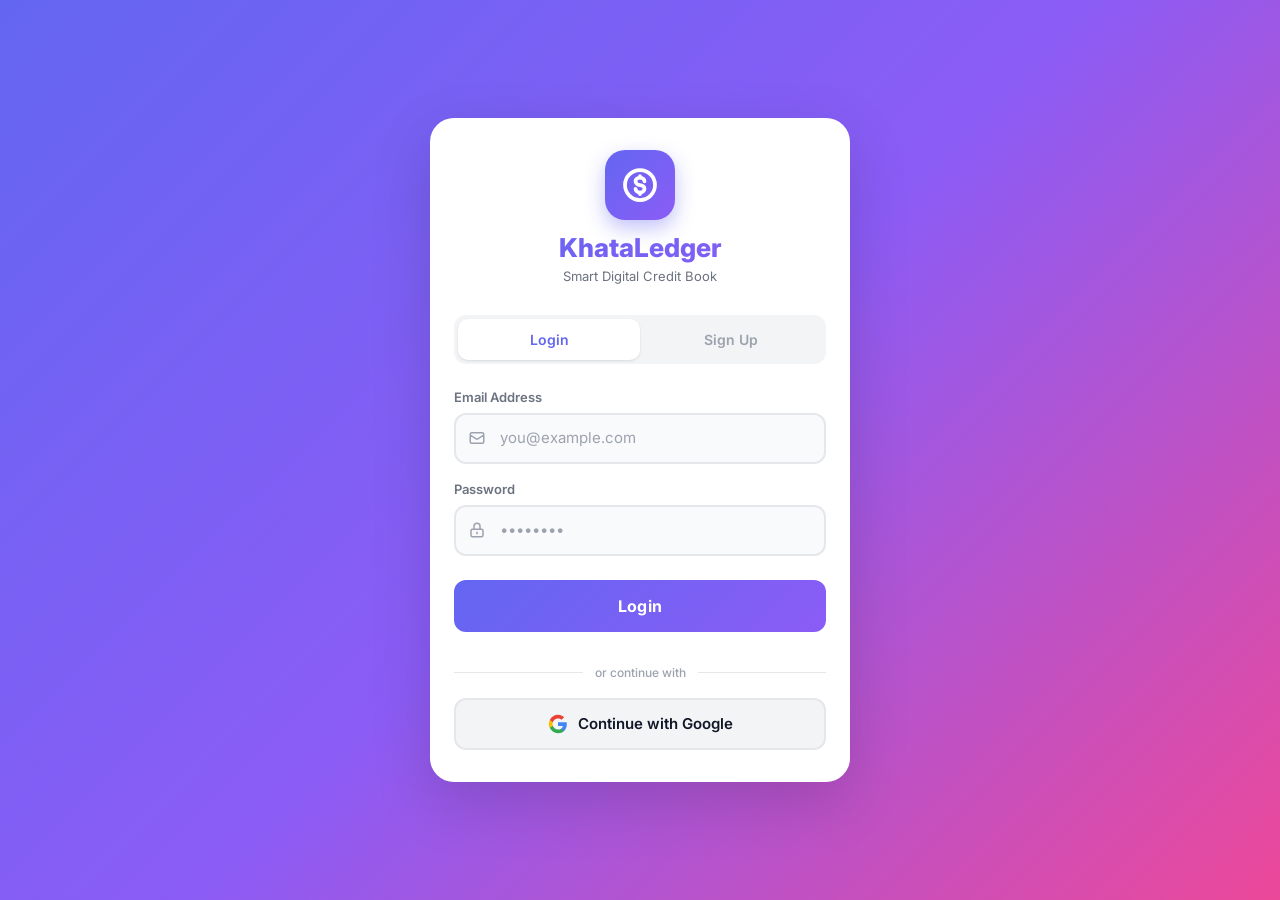
<file: index.html>
<!DOCTYPE html>
<html lang="en">
<head>
  <meta charset="UTF-8">
  <meta name="viewport" content="width=device-width, initial-scale=1.0, maximum-scale=1.0, user-scalable=no">
  <meta name="theme-color" content="#6366F1">
  <meta name="apple-mobile-web-app-capable" content="yes">
  <meta name="apple-mobile-web-app-status-bar-style" content="default">
  <title>KhataLedger - Smart Credit Book</title>
  <meta name="description" content="Digital credit ledger for small businesses. Track money given and received easily.">
  <link rel="manifest" href="manifest.json">
  <link rel="apple-touch-icon" href="assets/icons/icon-192.png">
  <!-- Bootstrap 5 -->
  <link href="https://cdn.jsdelivr.net/npm/bootstrap@5.3.2/dist/css/bootstrap.min.css" rel="stylesheet">
  <link rel="stylesheet" href="assets/css/style.css">
</head>
<body>

<div class="auth-page" id="auth-page">
  <div class="auth-card">

    <!-- Logo -->
    <div class="auth-logo">
      <div class="auth-logo-icon">
        <svg viewBox="0 0 24 24" fill="none" stroke="currentColor" stroke-width="2.5">
          <path stroke-linecap="round" stroke-linejoin="round" d="M12 2C6.477 2 2 6.477 2 12s4.477 10 10 10 10-4.477 10-10S17.523 2 12 2z"/>
          <path stroke-linecap="round" stroke-linejoin="round" d="M15 9.5c0-1.38-1.343-2.5-3-2.5S9 8.12 9 9.5s1.343 2.5 3 2.5 3 1.12 3 2.5-1.343 2.5-3 2.5-3-1.12-3-2.5M12 7V6m0 12v-1"/>
        </svg>
      </div>
      <h1>KhataLedger</h1>
      <p>Smart Digital Credit Book</p>
    </div>

    <!-- Tabs -->
    <div class="auth-tabs">
      <button class="auth-tab active" onclick="switchTab('login')">Login</button>
      <button class="auth-tab" onclick="switchTab('signup')">Sign Up</button>
    </div>

    <!-- Login Form -->
    <div id="login-form">
      <div class="mb-3">
        <label class="form-label">Email Address</label>
        <div class="input-group-icon">
          <svg class="input-icon" viewBox="0 0 24 24" fill="none" stroke="currentColor" stroke-width="2">
            <path stroke-linecap="round" stroke-linejoin="round" d="M3 8l7.89 5.26a2 2 0 002.22 0L21 8M5 19h14a2 2 0 002-2V7a2 2 0 00-2-2H5a2 2 0 00-2 2v10a2 2 0 002 2z"/>
          </svg>
          <input type="email" id="login-email" class="form-input" placeholder="you@example.com" autocomplete="email">
        </div>
      </div>
      <div class="mb-4">
        <label class="form-label">Password</label>
        <div class="input-group-icon">
          <svg class="input-icon" viewBox="0 0 24 24" fill="none" stroke="currentColor" stroke-width="2">
            <path stroke-linecap="round" stroke-linejoin="round" d="M12 15v2m-6 4h12a2 2 0 002-2v-6a2 2 0 00-2-2H6a2 2 0 00-2 2v6a2 2 0 002 2zm10-10V7a4 4 0 00-8 0v4h8z"/>
          </svg>
          <input type="password" id="login-password" class="form-input" placeholder="••••••••" autocomplete="current-password">
        </div>
      </div>
      <button class="btn-primary mb-3" onclick="doLogin()">Login</button>
      <div class="divider">
        <div class="divider-line"></div>
        <span class="divider-text">or continue with</span>
        <div class="divider-line"></div>
      </div>
      <button class="btn-google" onclick="doGoogleSignIn()">
        <svg width="20" height="20" viewBox="0 0 24 24">
          <path fill="#4285F4" d="M22.56 12.25c0-.78-.07-1.53-.2-2.25H12v4.26h5.92c-.26 1.37-1.04 2.53-2.21 3.31v2.77h3.57c2.08-1.92 3.28-4.74 3.28-8.09z"/>
          <path fill="#34A853" d="M12 23c2.97 0 5.46-.98 7.28-2.66l-3.57-2.77c-.98.66-2.23 1.06-3.71 1.06-2.86 0-5.29-1.93-6.16-4.53H2.18v2.84C3.99 20.53 7.7 23 12 23z"/>
          <path fill="#FBBC05" d="M5.84 14.09c-.22-.66-.35-1.36-.35-2.09s.13-1.43.35-2.09V7.07H2.18C1.43 8.55 1 10.22 1 12s.43 3.45 1.18 4.93l2.85-2.22.81-.62z"/>
          <path fill="#EA4335" d="M12 5.38c1.62 0 3.06.56 4.21 1.64l3.15-3.15C17.45 2.09 14.97 1 12 1 7.7 1 3.99 3.47 2.18 7.07l3.66 2.84c.87-2.6 3.3-4.53 6.16-4.53z"/>
        </svg>
        Continue with Google
      </button>
    </div>

    <!-- Signup Form -->
    <div id="signup-form" class="hidden">
      <div class="mb-3">
        <label class="form-label">Your Name</label>
        <div class="input-group-icon">
          <svg class="input-icon" viewBox="0 0 24 24" fill="none" stroke="currentColor" stroke-width="2">
            <path stroke-linecap="round" stroke-linejoin="round" d="M16 7a4 4 0 11-8 0 4 4 0 018 0zM12 14a7 7 0 00-7 7h14a7 7 0 00-7-7z"/>
          </svg>
          <input type="text" id="signup-name" class="form-input" placeholder="Enter your name here" autocomplete="name">
        </div>
      </div>
      <div class="mb-3">
        <label class="form-label">Business Name <span style="color:var(--text-muted);font-weight:400">(optional)</span></label>
        <div class="input-group-icon">
          <svg class="input-icon" viewBox="0 0 24 24" fill="none" stroke="currentColor" stroke-width="2">
            <path stroke-linecap="round" stroke-linejoin="round" d="M19 21V5a2 2 0 00-2-2H7a2 2 0 00-2 2v16m14 0h2m-2 0h-5m-9 0H3m2 0h5M9 7h1m-1 4h1m4-4h1m-1 4h1m-5 10v-5a1 1 0 011-1h2a1 1 0 011 1v5m-4 0h4"/>
          </svg>
          <input type="text" id="signup-business" class="form-input" placeholder="Ramesh General Store">
        </div>
      </div>
      <div class="mb-3">
        <label class="form-label">Email Address</label>
        <div class="input-group-icon">
          <svg class="input-icon" viewBox="0 0 24 24" fill="none" stroke="currentColor" stroke-width="2">
            <path stroke-linecap="round" stroke-linejoin="round" d="M3 8l7.89 5.26a2 2 0 002.22 0L21 8M5 19h14a2 2 0 002-2V7a2 2 0 00-2-2H5a2 2 0 00-2 2v10a2 2 0 002 2z"/>
          </svg>
          <input type="email" id="signup-email" class="form-input" placeholder="you@example.com" autocomplete="email">
        </div>
      </div>
      <div class="mb-4">
        <label class="form-label">Password</label>
        <div class="input-group-icon">
          <svg class="input-icon" viewBox="0 0 24 24" fill="none" stroke="currentColor" stroke-width="2">
            <path stroke-linecap="round" stroke-linejoin="round" d="M12 15v2m-6 4h12a2 2 0 002-2v-6a2 2 0 00-2-2H6a2 2 0 00-2 2v6a2 2 0 002 2zm10-10V7a4 4 0 00-8 0v4h8z"/>
          </svg>
          <input type="password" id="signup-password" class="form-input" placeholder="Min 6 characters" autocomplete="new-password">
        </div>
      </div>
      <button class="btn-primary mb-3" onclick="doSignup()">Create Account</button>
      <div class="divider">
        <div class="divider-line"></div>
        <span class="divider-text">or continue with</span>
        <div class="divider-line"></div>
      </div>
      <button class="btn-google" onclick="doGoogleSignIn()">
        <svg width="20" height="20" viewBox="0 0 24 24">
          <path fill="#4285F4" d="M22.56 12.25c0-.78-.07-1.53-.2-2.25H12v4.26h5.92c-.26 1.37-1.04 2.53-2.21 3.31v2.77h3.57c2.08-1.92 3.28-4.74 3.28-8.09z"/>
          <path fill="#34A853" d="M12 23c2.97 0 5.46-.98 7.28-2.66l-3.57-2.77c-.98.66-2.23 1.06-3.71 1.06-2.86 0-5.29-1.93-6.16-4.53H2.18v2.84C3.99 20.53 7.7 23 12 23z"/>
          <path fill="#FBBC05" d="M5.84 14.09c-.22-.66-.35-1.36-.35-2.09s.13-1.43.35-2.09V7.07H2.18C1.43 8.55 1 10.22 1 12s.43 3.45 1.18 4.93l2.85-2.22.81-.62z"/>
          <path fill="#EA4335" d="M12 5.38c1.62 0 3.06.56 4.21 1.64l3.15-3.15C17.45 2.09 14.97 1 12 1 7.7 1 3.99 3.47 2.18 7.07l3.66 2.84c.87-2.6 3.3-4.53 6.16-4.53z"/>
        </svg>
        Continue with Google
      </button>
    </div>

  </div>
</div>

<!-- Scripts -->
<script src="assets/js/app.js"></script>
<script src="assets/js/customers.js"></script>
<script src="assets/js/auth.js"></script>
<script>
  // Redirect if already logged in
  Auth.redirectIfLoggedIn();

  function switchTab(tab) {
    const tabs = document.querySelectorAll('.auth-tab');
    tabs.forEach((t, i) => t.classList.toggle('active', (i === 0) === (tab === 'login')));
    document.getElementById('login-form').classList.toggle('hidden', tab !== 'login');
    document.getElementById('signup-form').classList.toggle('hidden', tab !== 'signup');
  }

  function doLogin() {
    const email = document.getElementById('login-email').value;
    const password = document.getElementById('login-password').value;
    if (!email || !password) { showToast('Please fill in all fields', 'error'); return; }
    const result = Auth.login(email, password);
    if (result.success) {
      showToast('Welcome back! 👋', 'success');
      setTimeout(() => window.location.href = 'customers.html', 800);
    } else {
      showToast(result.message, 'error');
    }
  }

  function doSignup() {
    const name = document.getElementById('signup-name').value;
    const business = document.getElementById('signup-business').value;
    const email = document.getElementById('signup-email').value;
    const password = document.getElementById('signup-password').value;
    const result = Auth.signup(name, email, password, business);
    if (result.success) {
      showToast('Account created! 🎉', 'success');
      setTimeout(() => window.location.href = 'customers.html', 800);
    } else {
      showToast(result.message, 'error');
    }
  }

  function doGoogleSignIn() {
    Auth.googleSignIn();
    showToast('Signed in with Google! 🚀', 'success');
    setTimeout(() => window.location.href = 'customers.html', 800);
  }

  // Enter key support
  document.addEventListener('keydown', (e) => {
    if (e.key === 'Enter') {
      if (!document.getElementById('login-form').classList.contains('hidden')) doLogin();
      else doSignup();
    }
  });
</script>
<script src="https://cdn.jsdelivr.net/npm/bootstrap@5.3.2/dist/js/bootstrap.bundle.min.js"></script>
<script>
  if ('serviceWorker' in navigator) {
    navigator.serviceWorker.register('service-worker.js').catch(() => {});
  }
</script>
</body>
</html>
</file>
<file: assets/css/style.css>
/* =============================================
   Digital Credit Ledger - Main Stylesheet
   Khatabook / OkCredit Style
   ============================================= */

@import url('https://fonts.googleapis.com/css2?family=Inter:wght@300;400;500;600;700;800&family=Poppins:wght@300;400;500;600;700;800&display=swap');

/* =============================================
   CSS Variables - Theme System
   ============================================= */
:root {
  /* Light Theme (default) */
  --bg-primary: #F9FAFB;
  --bg-secondary: #F3F4F6;
  --bg-card: #FFFFFF;
  --bg-card-hover: #F9FAFB;
  --bg-input: #F9FAFB;
  --text-primary: #111827;
  --text-secondary: #6B7280;
  --text-muted: #9CA3AF;
  --border-color: #E5E7EB;
  --border-color-focus: #6366F1;
  --shadow: 0 1px 3px rgba(0,0,0,0.08), 0 1px 2px rgba(0,0,0,0.04);
  --shadow-md: 0 4px 6px rgba(0,0,0,0.07), 0 2px 4px rgba(0,0,0,0.05);
  --shadow-lg: 0 10px 25px rgba(0,0,0,0.08), 0 4px 10px rgba(0,0,0,0.04);
  --shadow-fab: 0 4px 20px rgba(99,102,241,0.4);
  --accent: #6366F1;
  --accent-light: #EEF2FF;
  --accent-hover: #4F46E5;
  --green: #10B981;
  --green-light: #D1FAE5;
  --red: #EF4444;
  --red-light: #FEE2E2;
  --orange: #F59E0B;
  --orange-light: #FEF3C7;
  --topbar-bg: #6366F1;
  --topbar-text: #FFFFFF;
  --nav-bg: #FFFFFF;
  --tab-active: #6366F1;
  --tab-inactive: #9CA3AF;
}

[data-theme="dark"] {
  --bg-primary: #0F172A;
  --bg-secondary: #1A2744;
  --bg-card: #1E293B;
  --bg-card-hover: #243552;
  --bg-input: #0F172A;
  --text-primary: #F8FAFC;
  --text-secondary: #94A3B8;
  --text-muted: #64748B;
  --border-color: #334155;
  --border-color-focus: #818CF8;
  --shadow: 0 1px 3px rgba(0,0,0,0.3), 0 1px 2px rgba(0,0,0,0.2);
  --shadow-md: 0 4px 6px rgba(0,0,0,0.3), 0 2px 4px rgba(0,0,0,0.2);
  --shadow-lg: 0 10px 25px rgba(0,0,0,0.4), 0 4px 10px rgba(0,0,0,0.2);
  --shadow-fab: 0 4px 20px rgba(129,140,248,0.5);
  --accent: #818CF8;
  --accent-light: #1E1B4B;
  --accent-hover: #6366F1;
  --green: #34D399;
  --green-light: #022C22;
  --red: #F87171;
  --red-light: #1F0A0A;
  --orange: #FBBF24;
  --orange-light: #1C1003;
  --topbar-bg: #1E293B;
  --topbar-text: #F8FAFC;
  --nav-bg: #1E293B;
  --tab-active: #818CF8;
  --tab-inactive: #64748B;
}

/* =============================================
   Base Styles
   ============================================= */
*, *::before, *::after {
  box-sizing: border-box;
}

html {
  scroll-behavior: smooth;
}

body {
  font-family: 'Inter', 'Poppins', -apple-system, BlinkMacSystemFont, sans-serif;
  background-color: var(--bg-primary);
  color: var(--text-primary);
  transition: background-color 0.3s ease, color 0.3s ease;
  min-height: 100vh;
  -webkit-font-smoothing: antialiased;
  -moz-osx-font-smoothing: grayscale;
}

/* =============================================
   App Container (Mobile-first, responsive)
   ============================================= */
.app-container {
  max-width: 100%;
  margin: 0 auto;
  min-height: 100vh;
  position: relative;
  background-color: var(--bg-primary);
  overflow-x: hidden;
}

@media (min-width: 481px) {
  .app-container {
    max-width: 960px;
    padding: 0 16px;
  }
}

@media (min-width: 1200px) {
  .app-container {
    max-width: 1140px;
  }
}

/* =============================================
   Top Navigation Bar
   ============================================= */
.top-bar {
  background-color: var(--topbar-bg);
  color: var(--topbar-text);
  padding: 12px 16px;
  display: flex;
  align-items: center;
  justify-content: space-between;
  position: sticky;
  top: 0;
  z-index: 100;
  box-shadow: var(--shadow-md);
}

.top-bar-title {
  font-size: 18px;
  font-weight: 700;
  color: var(--topbar-text);
  margin: 0;
}

.top-bar-actions {
  display: flex;
  align-items: center;
  gap: 8px;
}

.icon-btn {
  background: rgba(255,255,255,0.15);
  border: none;
  border-radius: 50%;
  width: 36px;
  height: 36px;
  display: flex;
  align-items: center;
  justify-content: center;
  cursor: pointer;
  color: var(--topbar-text);
  transition: background 0.2s;
}

.icon-btn:hover {
  background: rgba(255,255,255,0.25);
}

.back-btn {
  background: rgba(255,255,255,0.15);
  border: none;
  border-radius: 50%;
  width: 36px;
  height: 36px;
  display: flex;
  align-items: center;
  justify-content: center;
  cursor: pointer;
  color: var(--topbar-text);
  transition: background 0.2s;
}

.back-btn:hover {
  background: rgba(255,255,255,0.25);
}

/* =============================================
   Auth Pages
   ============================================= */
.auth-page {
  min-height: 100vh;
  background: linear-gradient(135deg, #6366F1 0%, #8B5CF6 50%, #EC4899 100%);
  display: flex;
  align-items: center;
  justify-content: center;
  padding: 20px;
}

.auth-card {
  background: var(--bg-card);
  border-radius: 24px;
  padding: 32px 24px;
  width: 100%;
  max-width: 420px;
  box-shadow: 0 20px 60px rgba(0,0,0,0.15);
}

.auth-logo {
  text-align: center;
  margin-bottom: 28px;
}

.auth-logo-icon {
  width: 70px;
  height: 70px;
  background: linear-gradient(135deg, #6366F1, #8B5CF6);
  border-radius: 20px;
  display: flex;
  align-items: center;
  justify-content: center;
  margin: 0 auto 12px;
  box-shadow: 0 8px 20px rgba(99,102,241,0.4);
}

.auth-logo-icon svg {
  width: 36px;
  height: 36px;
  color: white;
}

.auth-logo h1 {
  font-size: 26px;
  font-weight: 800;
  background: linear-gradient(135deg, #6366F1, #8B5CF6);
  -webkit-background-clip: text;
  -webkit-text-fill-color: transparent;
  background-clip: text;
  margin: 0;
}

.auth-logo p {
  color: var(--text-secondary);
  font-size: 13px;
  margin: 4px 0 0;
}

.auth-tabs {
  display: flex;
  background: var(--bg-secondary);
  border-radius: 12px;
  padding: 4px;
  margin-bottom: 24px;
}

.auth-tab {
  flex: 1;
  padding: 10px;
  border: none;
  background: transparent;
  border-radius: 10px;
  font-size: 14px;
  font-weight: 600;
  color: var(--text-muted);
  cursor: pointer;
  transition: all 0.2s;
}

.auth-tab.active {
  background: var(--bg-card);
  color: var(--accent);
  box-shadow: var(--shadow);
}

.form-label {
  font-size: 13px;
  font-weight: 600;
  color: var(--text-secondary);
  margin-bottom: 6px;
  display: block;
}

.form-input {
  width: 100%;
  padding: 12px 16px;
  border: 2px solid var(--border-color);
  border-radius: 12px;
  background: var(--bg-input);
  color: var(--text-primary);
  font-size: 15px;
  font-family: inherit;
  transition: border-color 0.2s, box-shadow 0.2s;
  outline: none;
}

.form-input:focus {
  border-color: var(--border-color-focus);
  box-shadow: 0 0 0 3px rgba(99,102,241,0.1);
}

.form-input::placeholder {
  color: var(--text-muted);
}

.input-group-icon {
  position: relative;
}

.input-group-icon .form-input {
  padding-left: 44px;
}

.input-icon {
  position: absolute;
  left: 14px;
  top: 50%;
  transform: translateY(-50%);
  color: var(--text-muted);
  width: 18px;
  height: 18px;
}

.btn-primary {
  width: 100%;
  padding: 14px;
  background: linear-gradient(135deg, #6366F1, #8B5CF6);
  color: white;
  border: none;
  border-radius: 12px;
  font-size: 16px;
  font-weight: 700;
  cursor: pointer;
  transition: opacity 0.2s, transform 0.1s;
  letter-spacing: 0.3px;
}

.btn-primary:hover {
  opacity: 0.92;
}

.btn-primary:active {
  transform: scale(0.98);
}

.btn-google {
  width: 100%;
  padding: 13px;
  background: var(--bg-secondary);
  color: var(--text-primary);
  border: 2px solid var(--border-color);
  border-radius: 12px;
  font-size: 15px;
  font-weight: 600;
  cursor: pointer;
  display: flex;
  align-items: center;
  justify-content: center;
  gap: 10px;
  transition: background 0.2s;
}

.btn-google:hover {
  background: var(--bg-card-hover);
}

.divider {
  display: flex;
  align-items: center;
  gap: 12px;
  margin: 16px 0;
}

.divider-line {
  flex: 1;
  height: 1px;
  background: var(--border-color);
}

.divider-text {
  font-size: 12px;
  color: var(--text-muted);
  font-weight: 500;
}

/* =============================================
   Summary Card
   ============================================= */
.summary-card {
  background: linear-gradient(135deg, #6366F1 0%, #8B5CF6 100%);
  border-radius: 16px;
  padding: 16px;
  margin: 12px 16px;
  display: flex;
  justify-content: space-around;
  box-shadow: 0 8px 20px rgba(99,102,241,0.35);
}

.summary-item {
  text-align: center;
  color: white;
}

.summary-label {
  font-size: 11px;
  opacity: 0.85;
  font-weight: 500;
  text-transform: uppercase;
  letter-spacing: 0.5px;
  margin-bottom: 4px;
}

.summary-amount {
  font-size: 20px;
  font-weight: 800;
  letter-spacing: -0.5px;
}

.summary-divider {
  width: 1px;
  background: rgba(255,255,255,0.25);
  margin: 4px 0;
}

/* =============================================
   Search Bar
   ============================================= */
.search-container {
  padding: 0 16px 12px;
}

.search-input-wrap {
  position: relative;
}

.search-input {
  width: 100%;
  padding: 11px 16px 11px 42px;
  border: 2px solid var(--border-color);
  border-radius: 12px;
  background: var(--bg-card);
  color: var(--text-primary);
  font-size: 14px;
  font-family: inherit;
  transition: border-color 0.2s;
  outline: none;
}

.search-input:focus {
  border-color: var(--border-color-focus);
}

.search-icon {
  position: absolute;
  left: 13px;
  top: 50%;
  transform: translateY(-50%);
  color: var(--text-muted);
  width: 17px;
  height: 17px;
}

/* =============================================
   Tabs
   ============================================= */
.tab-bar {
  display: flex;
  padding: 0 16px;
  gap: 4px;
  margin-bottom: 4px;
}

.tab-btn {
  flex: 1;
  padding: 10px;
  border: none;
  background: transparent;
  border-bottom: 3px solid transparent;
  font-size: 14px;
  font-weight: 600;
  color: var(--tab-inactive);
  cursor: pointer;
  transition: all 0.2s;
}

.tab-btn.active {
  color: var(--tab-active);
  border-bottom-color: var(--tab-active);
}

/* =============================================
   Filter chips
   ============================================= */
.filter-chips {
  display: flex;
  gap: 8px;
  padding: 4px 16px 12px;
  overflow-x: auto;
  scrollbar-width: none;
}

.filter-chips::-webkit-scrollbar { display: none; }

.chip {
  padding: 6px 14px;
  border-radius: 20px;
  font-size: 12px;
  font-weight: 600;
  border: 2px solid var(--border-color);
  background: var(--bg-card);
  color: var(--text-secondary);
  cursor: pointer;
  white-space: nowrap;
  transition: all 0.2s;
}

.chip.active {
  background: var(--accent-light);
  border-color: var(--accent);
  color: var(--accent);
}

/* =============================================
   Customer / Contact List
   ============================================= */
.list-section-label {
  padding: 6px 16px;
  font-size: 11px;
  font-weight: 700;
  text-transform: uppercase;
  letter-spacing: 0.8px;
  color: var(--text-muted);
}

.contact-item {
  display: flex;
  align-items: center;
  padding: 13px 16px;
  background: var(--bg-card);
  border-bottom: 1px solid var(--border-color);
  cursor: pointer;
  transition: background 0.15s;
  text-decoration: none;
  color: inherit;
}

.contact-item:hover {
  background: var(--bg-card-hover);
}

.contact-avatar {
  width: 46px;
  height: 46px;
  border-radius: 50%;
  display: flex;
  align-items: center;
  justify-content: center;
  font-size: 18px;
  font-weight: 700;
  color: white;
  flex-shrink: 0;
  margin-right: 12px;
}

.contact-info {
  flex: 1;
  min-width: 0;
}

.contact-name {
  font-size: 15px;
  font-weight: 600;
  color: var(--text-primary);
  margin: 0 0 2px;
  white-space: nowrap;
  overflow: hidden;
  text-overflow: ellipsis;
}

.contact-meta {
  font-size: 12px;
  color: var(--text-muted);
  margin: 0;
}

.contact-balance {
  text-align: right;
  flex-shrink: 0;
}

.balance-amount {
  font-size: 16px;
  font-weight: 700;
  display: block;
}

.balance-label {
  font-size: 10px;
  font-weight: 500;
  display: block;
  margin-top: 1px;
}

.balance-green {
  color: var(--green);
}

.balance-red {
  color: var(--red);
}

.balance-zero {
  color: var(--text-muted);
}

/* =============================================
   Floating Action Button
   ============================================= */
.fab {
  position: absolute;
  bottom: 24px;
  right: 16px;
  width: 56px;
  height: 56px;
  border-radius: 50%;
  background: linear-gradient(135deg, #6366F1, #8B5CF6);
  color: white;
  border: none;
  box-shadow: var(--shadow-fab);
  display: flex;
  align-items: center;
  justify-content: center;
  cursor: pointer;
  z-index: 200;
  transition: transform 0.2s, box-shadow 0.2s;
}

.fab:hover {
  transform: scale(1.08);
  box-shadow: 0 6px 28px rgba(99,102,241,0.5);
}

.fab:active {
  transform: scale(0.96);
}

/* =============================================
   Transaction Action Buttons (Ledger Page)
   ============================================= */
.action-btn-wrap {
  position: fixed;
  bottom: 0;
  left: 50%;
  transform: translateX(-50%);
  width: 100%;
  max-width: 480px;
  display: flex;
  gap: 0;
  z-index: 150;
  box-shadow: 0 -2px 12px rgba(0,0,0,0.08);
}

.btn-gave {
  flex: 1;
  padding: 16px;
  background: var(--red);
  color: white;
  border: none;
  font-size: 15px;
  font-weight: 700;
  cursor: pointer;
  transition: opacity 0.2s;
}

.btn-gave:hover { opacity: 0.92; }

.btn-got {
  flex: 1;
  padding: 16px;
  background: var(--green);
  color: white;
  border: none;
  font-size: 15px;
  font-weight: 700;
  cursor: pointer;
  transition: opacity 0.2s;
}

.btn-got:hover { opacity: 0.92; }

/* =============================================
   Ledger Header
   ============================================= */
.ledger-header {
  background: linear-gradient(135deg, #6366F1 0%, #8B5CF6 100%);
  padding: 16px;
  color: white;
}

.ledger-customer-name {
  font-size: 20px;
  font-weight: 800;
  margin: 0 0 4px;
}

.ledger-balance-display {
  font-size: 28px;
  font-weight: 800;
  margin: 8px 0 4px;
}

.ledger-balance-label {
  font-size: 12px;
  opacity: 0.85;
}

.ledger-action-row {
  display: flex;
  gap: 8px;
  margin-top: 14px;
}

.ledger-action-btn {
  flex: 1;
  padding: 9px 8px;
  background: rgba(255,255,255,0.18);
  border: 1.5px solid rgba(255,255,255,0.35);
  color: white;
  border-radius: 10px;
  font-size: 12px;
  font-weight: 600;
  cursor: pointer;
  display: flex;
  align-items: center;
  justify-content: center;
  gap: 5px;
  transition: background 0.2s;
}

.ledger-action-btn:hover {
  background: rgba(255,255,255,0.28);
}

/* =============================================
   Transaction List
   ============================================= */
.txn-date-divider {
  padding: 8px 16px;
  font-size: 12px;
  font-weight: 700;
  color: var(--text-muted);
  background: var(--bg-secondary);
  text-transform: uppercase;
  letter-spacing: 0.5px;
}

.txn-item {
  display: flex;
  align-items: center;
  padding: 14px 16px;
  background: var(--bg-card);
  border-bottom: 1px solid var(--border-color);
}

.txn-icon {
  width: 40px;
  height: 40px;
  border-radius: 50%;
  display: flex;
  align-items: center;
  justify-content: center;
  margin-right: 12px;
  flex-shrink: 0;
}

.txn-icon-gave {
  background: var(--red-light);
}

.txn-icon-got {
  background: var(--green-light);
}

.txn-details {
  flex: 1;
}

.txn-note {
  font-size: 14px;
  font-weight: 600;
  color: var(--text-primary);
  margin: 0 0 2px;
}

.txn-time {
  font-size: 12px;
  color: var(--text-muted);
  margin: 0;
}

.txn-amount-col {
  text-align: right;
}

.txn-amount {
  font-size: 16px;
  font-weight: 700;
  display: block;
}

.txn-balance {
  font-size: 11px;
  color: var(--text-muted);
  display: block;
  margin-top: 2px;
}

/* =============================================
   Modal
   ============================================= */
.modal-overlay {
  display: none;
  position: fixed;
  inset: 0;
  background: rgba(0,0,0,0.5);
  z-index: 1000;
  align-items: flex-end;
  justify-content: center;
}

.modal-overlay.show {
  display: flex;
}

.modal-sheet {
  background: var(--bg-card);
  border-radius: 24px 24px 0 0;
  padding: 20px;
  width: 100%;
  max-width: 480px;
  max-height: 90vh;
  overflow-y: auto;
  animation: slideUp 0.3s ease;
}

@keyframes slideUp {
  from { transform: translateY(100%); }
  to { transform: translateY(0); }
}

.modal-handle {
  width: 40px;
  height: 4px;
  background: var(--border-color);
  border-radius: 2px;
  margin: 0 auto 18px;
}

.modal-title {
  font-size: 18px;
  font-weight: 700;
  color: var(--text-primary);
  margin: 0 0 20px;
  text-align: center;
}

/* =============================================
   Voice Entry Button
   ============================================= */
.voice-btn {
  width: 52px;
  height: 52px;
  border-radius: 50%;
  background: var(--accent-light);
  border: 2px solid var(--accent);
  color: var(--accent);
  display: flex;
  align-items: center;
  justify-content: center;
  cursor: pointer;
  transition: all 0.2s;
  flex-shrink: 0;
}

.voice-btn.listening {
  background: var(--red-light);
  border-color: var(--red);
  color: var(--red);
  animation: pulse 1s infinite;
}

@keyframes pulse {
  0% { box-shadow: 0 0 0 0 rgba(239,68,68,0.4); }
  70% { box-shadow: 0 0 0 10px rgba(239,68,68,0); }
  100% { box-shadow: 0 0 0 0 rgba(239,68,68,0); }
}

.voice-result {
  background: var(--bg-secondary);
  border-radius: 12px;
  padding: 12px 14px;
  font-size: 14px;
  color: var(--text-primary);
  margin-top: 12px;
  display: none;
}

.voice-result.show { display: block; }

/* =============================================
   Profile Page
   ============================================= */
.profile-header {
  background: linear-gradient(135deg, #6366F1 0%, #8B5CF6 100%);
  padding: 24px 16px 32px;
  display: flex;
  flex-direction: column;
  align-items: center;
  color: white;
}

.profile-avatar {
  width: 80px;
  height: 80px;
  border-radius: 50%;
  display: flex;
  align-items: center;
  justify-content: center;
  font-size: 32px;
  font-weight: 800;
  color: white;
  border: 4px solid rgba(255,255,255,0.3);
  margin-bottom: 12px;
}

.profile-name {
  font-size: 22px;
  font-weight: 800;
  margin: 0 0 4px;
}

.profile-phone {
  font-size: 14px;
  opacity: 0.85;
  margin: 0;
}

.action-row {
  display: flex;
  gap: 12px;
  padding: 16px;
  margin-top: -16px;
  z-index: 10;
  position: relative;
  flex-wrap: wrap;
}

.action-card {
  flex: 1;
  background: var(--bg-card);
  border-radius: 14px;
  padding: 14px 10px;
  display: flex;
  flex-direction: column;
  align-items: center;
  gap: 6px;
  cursor: pointer;
  box-shadow: var(--shadow-md);
  transition: all 0.2s;
  text-decoration: none;
  color: var(--text-primary);
  border: none;
}

.action-card:hover {
  transform: translateY(-2px);
  box-shadow: var(--shadow-lg);
}

.action-card-icon {
  width: 42px;
  height: 42px;
  border-radius: 12px;
  display: flex;
  align-items: center;
  justify-content: center;
}

.action-card-label {
  font-size: 11px;
  font-weight: 600;
  color: var(--text-secondary);
}

.info-section {
  margin: 16px;
  background: var(--bg-card);
  border-radius: 16px;
  overflow: hidden;
  box-shadow: var(--shadow);
}

.info-row {
  display: flex;
  align-items: center;
  padding: 14px 16px;
  border-bottom: 1px solid var(--border-color);
  gap: 12px;
  flex-wrap: wrap;
}

.info-row:last-child {
  border-bottom: none;
}

.info-icon {
  width: 36px;
  height: 36px;
  border-radius: 10px;
  display: flex;
  align-items: center;
  justify-content: center;
  flex-shrink: 0;
}

.info-label {
  font-size: 12px;
  color: var(--text-muted);
  margin: 0 0 2px;
}

.info-value {
  font-size: 15px;
  font-weight: 600;
  color: var(--text-primary);
  margin: 0;
}

.toggle-switch {
  position: relative;
  display: inline-block;
  width: 48px;
  height: 26px;
}

.toggle-switch input {
  opacity: 0;
  width: 0;
  height: 0;
}

.toggle-slider {
  position: absolute;
  cursor: pointer;
  inset: 0;
  background: var(--border-color);
  border-radius: 26px;
  transition: 0.3s;
}

.toggle-slider:before {
  content: "";
  position: absolute;
  height: 20px;
  width: 20px;
  left: 3px;
  bottom: 3px;
  background: white;
  border-radius: 50%;
  transition: 0.3s;
}

input:checked + .toggle-slider {
  background: var(--accent);
}

input:checked + .toggle-slider:before {
  transform: translateX(22px);
}

/* =============================================
   Collection / Reports Pages
   ============================================= */
.page-section {
  margin: 12px 16px;
}

.section-title {
  font-size: 14px;
  font-weight: 700;
  color: var(--text-secondary);
  text-transform: uppercase;
  letter-spacing: 0.5px;
  margin: 0 0 10px;
}

.collection-card {
  background: var(--bg-card);
  border-radius: 14px;
  padding: 14px 16px;
  margin-bottom: 10px;
  box-shadow: var(--shadow);
  display: flex;
  align-items: center;
  gap: 12px;
}

.coll-avatar {
  width: 44px;
  height: 44px;
  border-radius: 50%;
  display: flex;
  align-items: center;
  justify-content: center;
  font-size: 17px;
  font-weight: 700;
  color: white;
  flex-shrink: 0;
}

.coll-info {
  flex: 1;
}

.coll-name {
  font-size: 15px;
  font-weight: 600;
  color: var(--text-primary);
  margin: 0 0 2px;
}

.coll-date {
  font-size: 12px;
  color: var(--text-muted);
  margin: 0;
}

.coll-amount {
  font-size: 18px;
  font-weight: 800;
  color: var(--red);
}

.set-date-btn {
  font-size: 12px;
  padding: 5px 10px;
  border-radius: 8px;
  border: 1.5px solid var(--accent);
  background: var(--accent-light);
  color: var(--accent);
  font-weight: 600;
  cursor: pointer;
  transition: all 0.2s;
}

.set-date-btn:hover {
  background: var(--accent);
  color: white;
}

/* =============================================
   Charts area
   ============================================= */
.chart-card {
  background: var(--bg-card);
  border-radius: 16px;
  padding: 16px;
  margin-bottom: 12px;
  box-shadow: var(--shadow);
}

.chart-title {
  font-size: 14px;
  font-weight: 700;
  color: var(--text-primary);
  margin: 0 0 14px;
}

/* =============================================
   Settings Page
   ============================================= */
.settings-section {
  margin: 12px 16px;
}

.settings-card {
  background: var(--bg-card);
  border-radius: 16px;
  overflow: hidden;
  box-shadow: var(--shadow);
  margin-bottom: 12px;
}

.settings-row {
  display: flex;
  align-items: center;
  padding: 15px 16px;
  border-bottom: 1px solid var(--border-color);
  gap: 12px;
  cursor: pointer;
  transition: background 0.15s;
}

.settings-row:hover {
  background: var(--bg-card-hover);
}

.settings-row:last-child {
  border-bottom: none;
}

.settings-icon {
  width: 38px;
  height: 38px;
  border-radius: 10px;
  display: flex;
  align-items: center;
  justify-content: center;
  flex-shrink: 0;
}

.settings-label {
  flex: 1;
  font-size: 15px;
  font-weight: 600;
  color: var(--text-primary);
}

.settings-value {
  font-size: 13px;
  color: var(--text-muted);
}

/* =============================================
   Reminder Page
   ============================================= */
.reminder-card {
  background: var(--bg-card);
  border-radius: 14px;
  padding: 14px 16px;
  margin-bottom: 10px;
  box-shadow: var(--shadow);
}

.reminder-header {
  display: flex;
  justify-content: space-between;
  align-items: center;
  margin-bottom: 8px;
}

.reminder-name {
  font-size: 15px;
  font-weight: 600;
  color: var(--text-primary);
}

.reminder-badge {
  font-size: 11px;
  padding: 3px 9px;
  border-radius: 20px;
  font-weight: 600;
}

.badge-sent {
  background: var(--green-light);
  color: var(--green);
}

.badge-pending {
  background: var(--orange-light);
  color: var(--orange);
}

.reminder-msg {
  font-size: 13px;
  color: var(--text-secondary);
  margin: 0 0 8px;
  padding: 8px 12px;
  background: var(--bg-secondary);
  border-radius: 8px;
  border-left: 3px solid var(--accent);
}

.reminder-date {
  font-size: 12px;
  color: var(--text-muted);
}

/* =============================================
   Empty States
   ============================================= */
.empty-state {
  text-align: center;
  padding: 48px 24px;
  color: var(--text-muted);
}

.empty-icon {
  font-size: 56px;
  margin-bottom: 16px;
}

.empty-title {
  font-size: 18px;
  font-weight: 700;
  color: var(--text-primary);
  margin: 0 0 8px;
}

.empty-desc {
  font-size: 14px;
  color: var(--text-secondary);
  margin: 0;
}

/* =============================================
   Toast / Notification
   ============================================= */
.toast-container {
  position: fixed;
  top: 80px;
  left: 50%;
  transform: translateX(-50%);
  z-index: 9999;
  display: flex;
  flex-direction: column;
  gap: 8px;
  pointer-events: none;
  width: calc(100% - 32px);
  max-width: 448px;
}

.toast {
  background: var(--text-primary);
  color: var(--bg-card);
  padding: 13px 16px;
  border-radius: 12px;
  font-size: 14px;
  font-weight: 500;
  box-shadow: var(--shadow-lg);
  animation: fadeIn 0.3s ease;
  pointer-events: all;
  display: flex;
  align-items: center;
  gap: 10px;
}

.toast.success {
  background: var(--green);
  color: white;
}

.toast.error {
  background: var(--red);
  color: white;
}

@keyframes fadeIn {
  from { opacity: 0; transform: translateY(-8px); }
  to { opacity: 1; transform: translateY(0); }
}

/* =============================================
   Business Selector
   ============================================= */
.business-selector {
  display: flex;
  align-items: center;
  gap: 8px;
  background: rgba(255,255,255,0.15);
  border-radius: 10px;
  padding: 6px 10px;
  cursor: pointer;
  border: 1.5px solid rgba(255,255,255,0.3);
}

.business-name {
  font-size: 14px;
  font-weight: 600;
  color: var(--topbar-text);
}

/* =============================================
   Page Bottom padding (for fixed buttons)
   ============================================= */
.pb-action { padding-bottom: 80px; }

/* =============================================
   Utilities
   ============================================= */
.text-green { color: var(--green); }
.text-red { color: var(--red); }
.text-muted { color: var(--text-muted); }
.fw-700 { font-weight: 700; }
.fw-800 { font-weight: 800; }
.mt-12 { margin-top: 12px; }
.mb-12 { margin-bottom: 12px; }
.hidden { display: none !important; }

/* =============================================
   Scrollbar styling
   ============================================= */
::-webkit-scrollbar {
  width: 4px;
  height: 4px;
}
::-webkit-scrollbar-track {
  background: transparent;
}
::-webkit-scrollbar-thumb {
  background: var(--border-color);
  border-radius: 2px;
}

/* =============================================
   Business Dropdown
   ============================================= */
.dropdown-menu-custom {
  background: var(--bg-card);
  border: 1px solid var(--border-color);
  border-radius: 14px;
  box-shadow: var(--shadow-lg);
  padding: 8px;
  min-width: 200px;
}

.dropdown-item-custom {
  display: flex;
  align-items: center;
  gap: 10px;
  padding: 10px 12px;
  border-radius: 10px;
  font-size: 14px;
  font-weight: 500;
  color: var(--text-primary);
  cursor: pointer;
  transition: background 0.15s;
  border: none;
  background: transparent;
  width: 100%;
  text-align: left;
}

.dropdown-item-custom:hover {
  background: var(--bg-secondary);
}

/* =============================================
   Avatar color palette
   ============================================= */
.avatar-1 { background: linear-gradient(135deg, #6366F1, #8B5CF6); }
.avatar-2 { background: linear-gradient(135deg, #10B981, #059669); }
.avatar-3 { background: linear-gradient(135deg, #F59E0B, #EF4444); }
.avatar-4 { background: linear-gradient(135deg, #EC4899, #8B5CF6); }
.avatar-5 { background: linear-gradient(135deg, #3B82F6, #06B6D4); }
.avatar-6 { background: linear-gradient(135deg, #F97316, #EF4444); }
.avatar-7 { background: linear-gradient(135deg, #84CC16, #10B981); }
.avatar-8 { background: linear-gradient(135deg, #A855F7, #EC4899); }

/* =============================================
   PWA install prompt
   ============================================= */
.install-banner {
  display: none;
  position: fixed;
  bottom: 80px;
  left: 16px;
  right: 16px;
  max-width: 448px;
  margin: 0 auto;
  background: var(--bg-card);
  border-radius: 14px;
  padding: 14px 16px;
  box-shadow: var(--shadow-lg);
  z-index: 500;
  align-items: center;
  gap: 12px;
  border: 1px solid var(--border-color);
}

.install-banner.show {
  display: flex;
}

/* =============================================
   Amount input large
   ============================================= */
.amount-input-large {
  font-size: 32px;
  font-weight: 800;
  text-align: center;
  border: none;
  border-bottom: 3px solid var(--accent);
  border-radius: 0;
  background: transparent;
  width: 100%;
  color: var(--text-primary);
  padding: 8px 0;
  outline: none;
  letter-spacing: -1px;
}

.amount-prefix {
  font-size: 28px;
  font-weight: 700;
  color: var(--text-muted);
  margin-right: 4px;
}

.amount-wrap {
  display: flex;
  align-items: center;
  justify-content: center;
  margin: 12px 0 20px;
}

/* =============================================
   Report Stat Cards
   ============================================= */
.stat-row {
  display: flex;
  gap: 10px;
  margin-bottom: 10px;
}

.stat-card {
  flex: 1;
  background: var(--bg-card);
  border-radius: 14px;
  padding: 14px 12px;
  box-shadow: var(--shadow);
  text-align: center;
}

.stat-value {
  font-size: 20px;
  font-weight: 800;
  margin: 0 0 4px;
}

.stat-label {
  font-size: 11px;
  color: var(--text-muted);
  font-weight: 500;
  text-transform: uppercase;
  letter-spacing: 0.5px;
  margin: 0;
}
/* =============================================
   Supplier Ad Network (Monetization)
   ============================================= */
.ad-carousel-container {
  display: none; /* Hidden by default, shown via JS for Basic users */
  margin: 12px 0 16px 0;
}

.ad-carousel-title {
  font-size: 11px;
  font-weight: 700;
  text-transform: uppercase;
  letter-spacing: 0.8px;
  color: var(--text-muted);
  padding: 0 16px;
  margin-bottom: 8px;
  display: flex;
  align-items: center;
  gap: 6px;
}

.ad-carousel {
  display: flex;
  gap: 12px;
  padding: 0 16px;
  overflow-x: auto;
  scrollbar-width: none; /* Firefox */
  scroll-snap-type: x mandatory;
}

.ad-carousel::-webkit-scrollbar {
  display: none; /* Chrome/Safari */
}

.ad-card {
  display: flex;
  background: var(--bg-card);
  border: 1px solid var(--border-color);
  border-radius: 12px;
  padding: 10px;
  width: 85vw;
  max-width: 300px;
  flex-shrink: 0;
  scroll-snap-align: start;
  box-shadow: var(--shadow);
  text-decoration: none;
  color: inherit;
}

.ad-image-wrap {
  width: 72px;
  height: 72px;
  flex-shrink: 0;
  border-radius: 8px;
  overflow: hidden;
  background: var(--bg-secondary);
  margin-right: 12px;
}

.ad-image {
  width: 100%;
  height: 100%;
  object-fit: cover; /* This makes mobile photos fit the square perfectly! */
}

.ad-content {
  flex: 1;
  display: flex;
  flex-direction: column;
  justify-content: space-between;
}

.ad-supplier {
  font-size: 11px;
  font-weight: 700;
  color: var(--accent);
  margin: 0 0 2px 0;
}

.ad-product {
  font-size: 14px;
  font-weight: 600;
  color: var(--text-primary);
  margin: 0 0 4px 0;
  line-height: 1.2;
  display: -webkit-box;
  -webkit-line-clamp: 2;
  -webkit-box-orient: vertical;
  overflow: hidden;
}

.ad-cta {
  font-size: 12px;
  font-weight: 600;
  color: var(--green);
  display: flex;
  align-items: center;
  gap: 4px;
}
</file>
